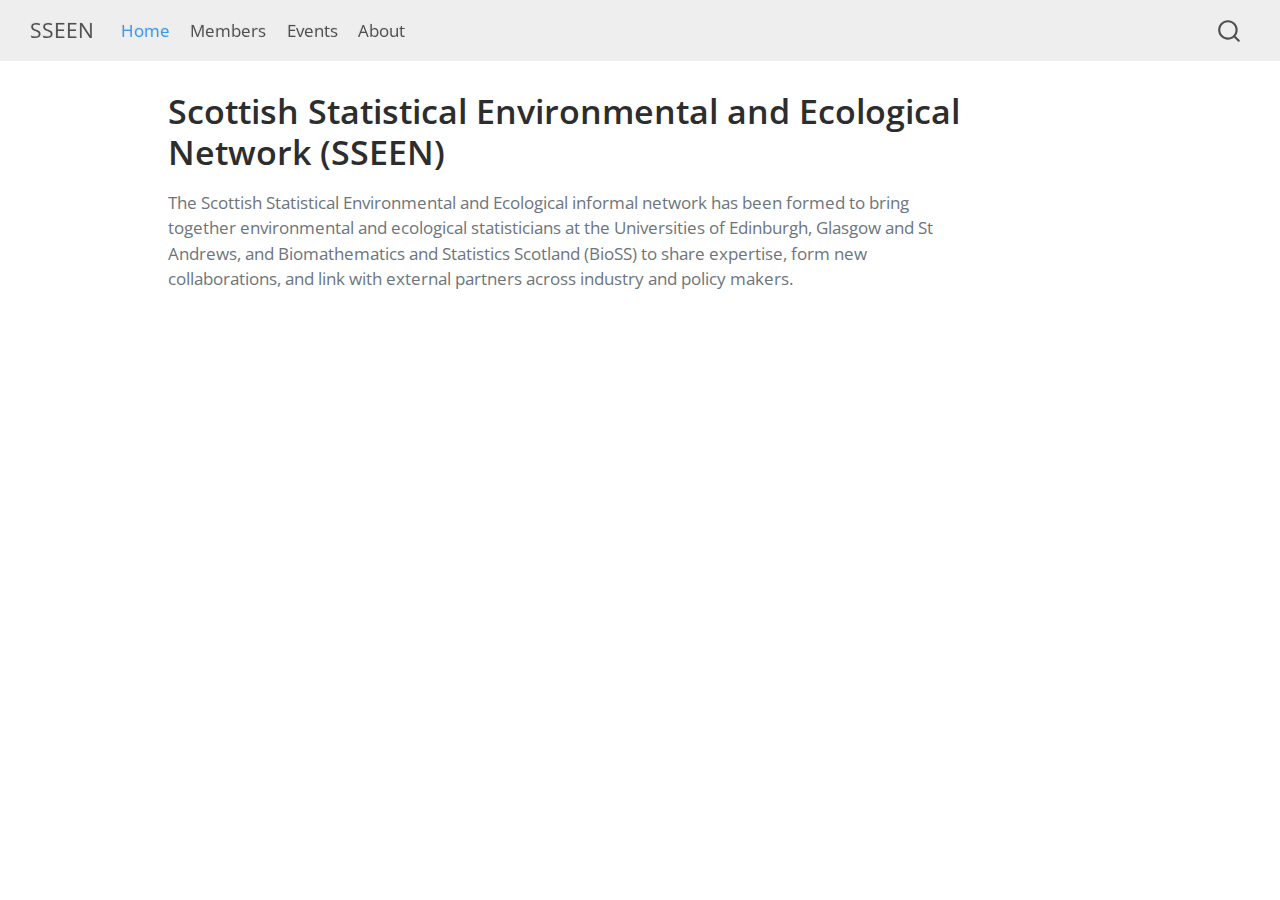
<file: index.html>
<!DOCTYPE html>
<html xmlns="http://www.w3.org/1999/xhtml" lang="en" xml:lang="en"><head>

<meta charset="utf-8">
<meta name="generator" content="quarto-1.4.553">

<meta name="viewport" content="width=device-width, initial-scale=1.0, user-scalable=yes">


<title>SSEEN - Scottish Statistical Environmental and Ecological Network (SSEEN)</title>
<style>
code{white-space: pre-wrap;}
span.smallcaps{font-variant: small-caps;}
div.columns{display: flex; gap: min(4vw, 1.5em);}
div.column{flex: auto; overflow-x: auto;}
div.hanging-indent{margin-left: 1.5em; text-indent: -1.5em;}
ul.task-list{list-style: none;}
ul.task-list li input[type="checkbox"] {
  width: 0.8em;
  margin: 0 0.8em 0.2em -1em; /* quarto-specific, see https://github.com/quarto-dev/quarto-cli/issues/4556 */ 
  vertical-align: middle;
}
</style>


<script src="site_libs/quarto-nav/quarto-nav.js"></script>
<script src="site_libs/quarto-nav/headroom.min.js"></script>
<script src="site_libs/clipboard/clipboard.min.js"></script>
<script src="site_libs/quarto-search/autocomplete.umd.js"></script>
<script src="site_libs/quarto-search/fuse.min.js"></script>
<script src="site_libs/quarto-search/quarto-search.js"></script>
<meta name="quarto:offset" content="./">
<script src="site_libs/quarto-html/quarto.js"></script>
<script src="site_libs/quarto-html/popper.min.js"></script>
<script src="site_libs/quarto-html/tippy.umd.min.js"></script>
<script src="site_libs/quarto-html/anchor.min.js"></script>
<link href="site_libs/quarto-html/tippy.css" rel="stylesheet">
<link href="site_libs/quarto-html/quarto-syntax-highlighting.css" rel="stylesheet" id="quarto-text-highlighting-styles">
<script src="site_libs/bootstrap/bootstrap.min.js"></script>
<link href="site_libs/bootstrap/bootstrap-icons.css" rel="stylesheet">
<link href="site_libs/bootstrap/bootstrap.min.css" rel="stylesheet" id="quarto-bootstrap" data-mode="light">
<script id="quarto-search-options" type="application/json">{
  "location": "navbar",
  "copy-button": false,
  "collapse-after": 3,
  "panel-placement": "end",
  "type": "overlay",
  "limit": 50,
  "keyboard-shortcut": [
    "f",
    "/",
    "s"
  ],
  "show-item-context": false,
  "language": {
    "search-no-results-text": "No results",
    "search-matching-documents-text": "matching documents",
    "search-copy-link-title": "Copy link to search",
    "search-hide-matches-text": "Hide additional matches",
    "search-more-match-text": "more match in this document",
    "search-more-matches-text": "more matches in this document",
    "search-clear-button-title": "Clear",
    "search-text-placeholder": "",
    "search-detached-cancel-button-title": "Cancel",
    "search-submit-button-title": "Submit",
    "search-label": "Search"
  }
}</script>


<link rel="stylesheet" href="styles.css">
</head>

<body class="nav-fixed">

<div id="quarto-search-results"></div>
  <header id="quarto-header" class="headroom fixed-top">
    <nav class="navbar navbar-expand-lg " data-bs-theme="dark">
      <div class="navbar-container container-fluid">
      <div class="navbar-brand-container mx-auto">
    <a class="navbar-brand" href="./index.html">
    <span class="navbar-title">SSEEN</span>
    </a>
  </div>
            <div id="quarto-search" class="" title="Search"></div>
          <button class="navbar-toggler" type="button" data-bs-toggle="collapse" data-bs-target="#navbarCollapse" aria-controls="navbarCollapse" aria-expanded="false" aria-label="Toggle navigation" onclick="if (window.quartoToggleHeadroom) { window.quartoToggleHeadroom(); }">
  <span class="navbar-toggler-icon"></span>
</button>
          <div class="collapse navbar-collapse" id="navbarCollapse">
            <ul class="navbar-nav navbar-nav-scroll me-auto">
  <li class="nav-item">
    <a class="nav-link active" href="./index.html" aria-current="page"> 
<span class="menu-text">Home</span></a>
  </li>  
  <li class="nav-item">
    <a class="nav-link" href="./members.html"> 
<span class="menu-text">Members</span></a>
  </li>  
  <li class="nav-item">
    <a class="nav-link" href="./events.html"> 
<span class="menu-text">Events</span></a>
  </li>  
  <li class="nav-item">
    <a class="nav-link" href="./about.html"> 
<span class="menu-text">About</span></a>
  </li>  
</ul>
          </div> <!-- /navcollapse -->
          <div class="quarto-navbar-tools">
</div>
      </div> <!-- /container-fluid -->
    </nav>
</header>
<!-- content -->
<div id="quarto-content" class="quarto-container page-columns page-rows-contents page-layout-article page-navbar">
<!-- sidebar -->
<!-- margin-sidebar -->
    <div id="quarto-margin-sidebar" class="sidebar margin-sidebar">
        
    </div>
<!-- main -->
<main class="content" id="quarto-document-content">

<header id="title-block-header" class="quarto-title-block default">
<div class="quarto-title">
<h1 class="title">Scottish Statistical Environmental and Ecological Network (SSEEN)</h1>
</div>



<div class="quarto-title-meta">

    
  
    
  </div>
  


</header>


<p>The Scottish Statistical Environmental and Ecological informal network has been formed to bring together environmental and ecological statisticians at the Universities of Edinburgh, Glasgow and St Andrews, and Biomathematics and Statistics Scotland (BioSS) to share expertise, form new collaborations, and link with external partners across industry and policy makers.</p>



</main> <!-- /main -->
<script id="quarto-html-after-body" type="application/javascript">
window.document.addEventListener("DOMContentLoaded", function (event) {
  const toggleBodyColorMode = (bsSheetEl) => {
    const mode = bsSheetEl.getAttribute("data-mode");
    const bodyEl = window.document.querySelector("body");
    if (mode === "dark") {
      bodyEl.classList.add("quarto-dark");
      bodyEl.classList.remove("quarto-light");
    } else {
      bodyEl.classList.add("quarto-light");
      bodyEl.classList.remove("quarto-dark");
    }
  }
  const toggleBodyColorPrimary = () => {
    const bsSheetEl = window.document.querySelector("link#quarto-bootstrap");
    if (bsSheetEl) {
      toggleBodyColorMode(bsSheetEl);
    }
  }
  toggleBodyColorPrimary();  
  const icon = "";
  const anchorJS = new window.AnchorJS();
  anchorJS.options = {
    placement: 'right',
    icon: icon
  };
  anchorJS.add('.anchored');
  const isCodeAnnotation = (el) => {
    for (const clz of el.classList) {
      if (clz.startsWith('code-annotation-')) {                     
        return true;
      }
    }
    return false;
  }
  const clipboard = new window.ClipboardJS('.code-copy-button', {
    text: function(trigger) {
      const codeEl = trigger.previousElementSibling.cloneNode(true);
      for (const childEl of codeEl.children) {
        if (isCodeAnnotation(childEl)) {
          childEl.remove();
        }
      }
      return codeEl.innerText;
    }
  });
  clipboard.on('success', function(e) {
    // button target
    const button = e.trigger;
    // don't keep focus
    button.blur();
    // flash "checked"
    button.classList.add('code-copy-button-checked');
    var currentTitle = button.getAttribute("title");
    button.setAttribute("title", "Copied!");
    let tooltip;
    if (window.bootstrap) {
      button.setAttribute("data-bs-toggle", "tooltip");
      button.setAttribute("data-bs-placement", "left");
      button.setAttribute("data-bs-title", "Copied!");
      tooltip = new bootstrap.Tooltip(button, 
        { trigger: "manual", 
          customClass: "code-copy-button-tooltip",
          offset: [0, -8]});
      tooltip.show();    
    }
    setTimeout(function() {
      if (tooltip) {
        tooltip.hide();
        button.removeAttribute("data-bs-title");
        button.removeAttribute("data-bs-toggle");
        button.removeAttribute("data-bs-placement");
      }
      button.setAttribute("title", currentTitle);
      button.classList.remove('code-copy-button-checked');
    }, 1000);
    // clear code selection
    e.clearSelection();
  });
    var localhostRegex = new RegExp(/^(?:http|https):\/\/localhost\:?[0-9]*\//);
    var mailtoRegex = new RegExp(/^mailto:/);
      var filterRegex = new RegExp("https:\/\/finnlindgren\.github\.io\/sseen-web\/");
    var isInternal = (href) => {
        return filterRegex.test(href) || localhostRegex.test(href) || mailtoRegex.test(href);
    }
    // Inspect non-navigation links and adorn them if external
 	var links = window.document.querySelectorAll('a[href]:not(.nav-link):not(.navbar-brand):not(.toc-action):not(.sidebar-link):not(.sidebar-item-toggle):not(.pagination-link):not(.no-external):not([aria-hidden]):not(.dropdown-item):not(.quarto-navigation-tool)');
    for (var i=0; i<links.length; i++) {
      const link = links[i];
      if (!isInternal(link.href)) {
        // undo the damage that might have been done by quarto-nav.js in the case of
        // links that we want to consider external
        if (link.dataset.originalHref !== undefined) {
          link.href = link.dataset.originalHref;
        }
      }
    }
  function tippyHover(el, contentFn, onTriggerFn, onUntriggerFn) {
    const config = {
      allowHTML: true,
      maxWidth: 500,
      delay: 100,
      arrow: false,
      appendTo: function(el) {
          return el.parentElement;
      },
      interactive: true,
      interactiveBorder: 10,
      theme: 'quarto',
      placement: 'bottom-start',
    };
    if (contentFn) {
      config.content = contentFn;
    }
    if (onTriggerFn) {
      config.onTrigger = onTriggerFn;
    }
    if (onUntriggerFn) {
      config.onUntrigger = onUntriggerFn;
    }
    window.tippy(el, config); 
  }
  const noterefs = window.document.querySelectorAll('a[role="doc-noteref"]');
  for (var i=0; i<noterefs.length; i++) {
    const ref = noterefs[i];
    tippyHover(ref, function() {
      // use id or data attribute instead here
      let href = ref.getAttribute('data-footnote-href') || ref.getAttribute('href');
      try { href = new URL(href).hash; } catch {}
      const id = href.replace(/^#\/?/, "");
      const note = window.document.getElementById(id);
      if (note) {
        return note.innerHTML;
      } else {
        return "";
      }
    });
  }
  const xrefs = window.document.querySelectorAll('a.quarto-xref');
  const processXRef = (id, note) => {
    // Strip column container classes
    const stripColumnClz = (el) => {
      el.classList.remove("page-full", "page-columns");
      if (el.children) {
        for (const child of el.children) {
          stripColumnClz(child);
        }
      }
    }
    stripColumnClz(note)
    if (id === null || id.startsWith('sec-')) {
      // Special case sections, only their first couple elements
      const container = document.createElement("div");
      if (note.children && note.children.length > 2) {
        container.appendChild(note.children[0].cloneNode(true));
        for (let i = 1; i < note.children.length; i++) {
          const child = note.children[i];
          if (child.tagName === "P" && child.innerText === "") {
            continue;
          } else {
            container.appendChild(child.cloneNode(true));
            break;
          }
        }
        if (window.Quarto?.typesetMath) {
          window.Quarto.typesetMath(container);
        }
        return container.innerHTML
      } else {
        if (window.Quarto?.typesetMath) {
          window.Quarto.typesetMath(note);
        }
        return note.innerHTML;
      }
    } else {
      // Remove any anchor links if they are present
      const anchorLink = note.querySelector('a.anchorjs-link');
      if (anchorLink) {
        anchorLink.remove();
      }
      if (window.Quarto?.typesetMath) {
        window.Quarto.typesetMath(note);
      }
      // TODO in 1.5, we should make sure this works without a callout special case
      if (note.classList.contains("callout")) {
        return note.outerHTML;
      } else {
        return note.innerHTML;
      }
    }
  }
  for (var i=0; i<xrefs.length; i++) {
    const xref = xrefs[i];
    tippyHover(xref, undefined, function(instance) {
      instance.disable();
      let url = xref.getAttribute('href');
      let hash = undefined; 
      if (url.startsWith('#')) {
        hash = url;
      } else {
        try { hash = new URL(url).hash; } catch {}
      }
      if (hash) {
        const id = hash.replace(/^#\/?/, "");
        const note = window.document.getElementById(id);
        if (note !== null) {
          try {
            const html = processXRef(id, note.cloneNode(true));
            instance.setContent(html);
          } finally {
            instance.enable();
            instance.show();
          }
        } else {
          // See if we can fetch this
          fetch(url.split('#')[0])
          .then(res => res.text())
          .then(html => {
            const parser = new DOMParser();
            const htmlDoc = parser.parseFromString(html, "text/html");
            const note = htmlDoc.getElementById(id);
            if (note !== null) {
              const html = processXRef(id, note);
              instance.setContent(html);
            } 
          }).finally(() => {
            instance.enable();
            instance.show();
          });
        }
      } else {
        // See if we can fetch a full url (with no hash to target)
        // This is a special case and we should probably do some content thinning / targeting
        fetch(url)
        .then(res => res.text())
        .then(html => {
          const parser = new DOMParser();
          const htmlDoc = parser.parseFromString(html, "text/html");
          const note = htmlDoc.querySelector('main.content');
          if (note !== null) {
            // This should only happen for chapter cross references
            // (since there is no id in the URL)
            // remove the first header
            if (note.children.length > 0 && note.children[0].tagName === "HEADER") {
              note.children[0].remove();
            }
            const html = processXRef(null, note);
            instance.setContent(html);
          } 
        }).finally(() => {
          instance.enable();
          instance.show();
        });
      }
    }, function(instance) {
    });
  }
      let selectedAnnoteEl;
      const selectorForAnnotation = ( cell, annotation) => {
        let cellAttr = 'data-code-cell="' + cell + '"';
        let lineAttr = 'data-code-annotation="' +  annotation + '"';
        const selector = 'span[' + cellAttr + '][' + lineAttr + ']';
        return selector;
      }
      const selectCodeLines = (annoteEl) => {
        const doc = window.document;
        const targetCell = annoteEl.getAttribute("data-target-cell");
        const targetAnnotation = annoteEl.getAttribute("data-target-annotation");
        const annoteSpan = window.document.querySelector(selectorForAnnotation(targetCell, targetAnnotation));
        const lines = annoteSpan.getAttribute("data-code-lines").split(",");
        const lineIds = lines.map((line) => {
          return targetCell + "-" + line;
        })
        let top = null;
        let height = null;
        let parent = null;
        if (lineIds.length > 0) {
            //compute the position of the single el (top and bottom and make a div)
            const el = window.document.getElementById(lineIds[0]);
            top = el.offsetTop;
            height = el.offsetHeight;
            parent = el.parentElement.parentElement;
          if (lineIds.length > 1) {
            const lastEl = window.document.getElementById(lineIds[lineIds.length - 1]);
            const bottom = lastEl.offsetTop + lastEl.offsetHeight;
            height = bottom - top;
          }
          if (top !== null && height !== null && parent !== null) {
            // cook up a div (if necessary) and position it 
            let div = window.document.getElementById("code-annotation-line-highlight");
            if (div === null) {
              div = window.document.createElement("div");
              div.setAttribute("id", "code-annotation-line-highlight");
              div.style.position = 'absolute';
              parent.appendChild(div);
            }
            div.style.top = top - 2 + "px";
            div.style.height = height + 4 + "px";
            div.style.left = 0;
            let gutterDiv = window.document.getElementById("code-annotation-line-highlight-gutter");
            if (gutterDiv === null) {
              gutterDiv = window.document.createElement("div");
              gutterDiv.setAttribute("id", "code-annotation-line-highlight-gutter");
              gutterDiv.style.position = 'absolute';
              const codeCell = window.document.getElementById(targetCell);
              const gutter = codeCell.querySelector('.code-annotation-gutter');
              gutter.appendChild(gutterDiv);
            }
            gutterDiv.style.top = top - 2 + "px";
            gutterDiv.style.height = height + 4 + "px";
          }
          selectedAnnoteEl = annoteEl;
        }
      };
      const unselectCodeLines = () => {
        const elementsIds = ["code-annotation-line-highlight", "code-annotation-line-highlight-gutter"];
        elementsIds.forEach((elId) => {
          const div = window.document.getElementById(elId);
          if (div) {
            div.remove();
          }
        });
        selectedAnnoteEl = undefined;
      };
        // Handle positioning of the toggle
    window.addEventListener(
      "resize",
      throttle(() => {
        elRect = undefined;
        if (selectedAnnoteEl) {
          selectCodeLines(selectedAnnoteEl);
        }
      }, 10)
    );
    function throttle(fn, ms) {
    let throttle = false;
    let timer;
      return (...args) => {
        if(!throttle) { // first call gets through
            fn.apply(this, args);
            throttle = true;
        } else { // all the others get throttled
            if(timer) clearTimeout(timer); // cancel #2
            timer = setTimeout(() => {
              fn.apply(this, args);
              timer = throttle = false;
            }, ms);
        }
      };
    }
      // Attach click handler to the DT
      const annoteDls = window.document.querySelectorAll('dt[data-target-cell]');
      for (const annoteDlNode of annoteDls) {
        annoteDlNode.addEventListener('click', (event) => {
          const clickedEl = event.target;
          if (clickedEl !== selectedAnnoteEl) {
            unselectCodeLines();
            const activeEl = window.document.querySelector('dt[data-target-cell].code-annotation-active');
            if (activeEl) {
              activeEl.classList.remove('code-annotation-active');
            }
            selectCodeLines(clickedEl);
            clickedEl.classList.add('code-annotation-active');
          } else {
            // Unselect the line
            unselectCodeLines();
            clickedEl.classList.remove('code-annotation-active');
          }
        });
      }
  const findCites = (el) => {
    const parentEl = el.parentElement;
    if (parentEl) {
      const cites = parentEl.dataset.cites;
      if (cites) {
        return {
          el,
          cites: cites.split(' ')
        };
      } else {
        return findCites(el.parentElement)
      }
    } else {
      return undefined;
    }
  };
  var bibliorefs = window.document.querySelectorAll('a[role="doc-biblioref"]');
  for (var i=0; i<bibliorefs.length; i++) {
    const ref = bibliorefs[i];
    const citeInfo = findCites(ref);
    if (citeInfo) {
      tippyHover(citeInfo.el, function() {
        var popup = window.document.createElement('div');
        citeInfo.cites.forEach(function(cite) {
          var citeDiv = window.document.createElement('div');
          citeDiv.classList.add('hanging-indent');
          citeDiv.classList.add('csl-entry');
          var biblioDiv = window.document.getElementById('ref-' + cite);
          if (biblioDiv) {
            citeDiv.innerHTML = biblioDiv.innerHTML;
          }
          popup.appendChild(citeDiv);
        });
        return popup.innerHTML;
      });
    }
  }
});
</script>
</div> <!-- /content -->




</body></html>
</file>
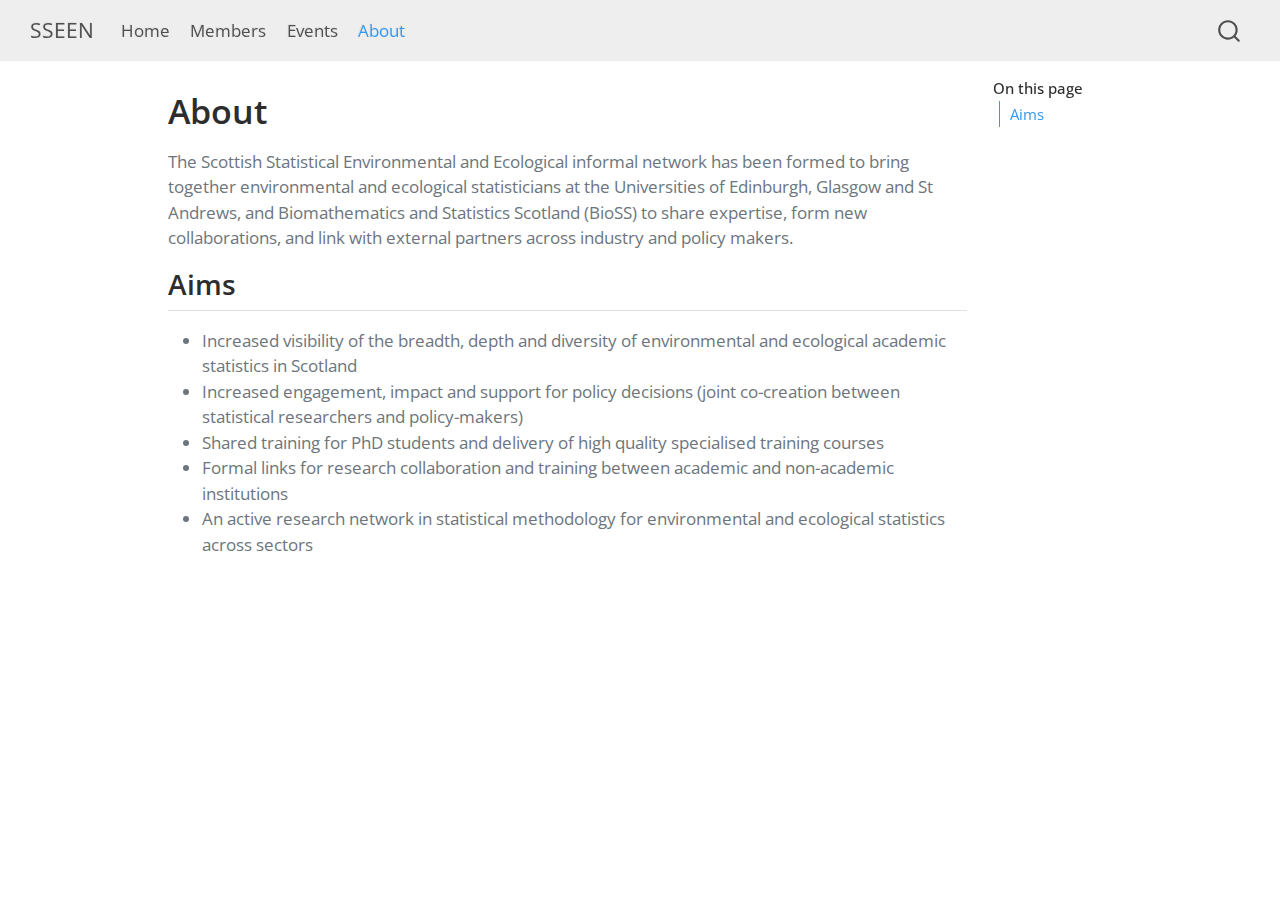
<file: about.html>
<!DOCTYPE html>
<html xmlns="http://www.w3.org/1999/xhtml" lang="en" xml:lang="en"><head>

<meta charset="utf-8">
<meta name="generator" content="quarto-1.4.553">

<meta name="viewport" content="width=device-width, initial-scale=1.0, user-scalable=yes">


<title>SSEEN - About</title>
<style>
code{white-space: pre-wrap;}
span.smallcaps{font-variant: small-caps;}
div.columns{display: flex; gap: min(4vw, 1.5em);}
div.column{flex: auto; overflow-x: auto;}
div.hanging-indent{margin-left: 1.5em; text-indent: -1.5em;}
ul.task-list{list-style: none;}
ul.task-list li input[type="checkbox"] {
  width: 0.8em;
  margin: 0 0.8em 0.2em -1em; /* quarto-specific, see https://github.com/quarto-dev/quarto-cli/issues/4556 */ 
  vertical-align: middle;
}
</style>


<script src="site_libs/quarto-nav/quarto-nav.js"></script>
<script src="site_libs/quarto-nav/headroom.min.js"></script>
<script src="site_libs/clipboard/clipboard.min.js"></script>
<script src="site_libs/quarto-search/autocomplete.umd.js"></script>
<script src="site_libs/quarto-search/fuse.min.js"></script>
<script src="site_libs/quarto-search/quarto-search.js"></script>
<meta name="quarto:offset" content="./">
<script src="site_libs/quarto-html/quarto.js"></script>
<script src="site_libs/quarto-html/popper.min.js"></script>
<script src="site_libs/quarto-html/tippy.umd.min.js"></script>
<script src="site_libs/quarto-html/anchor.min.js"></script>
<link href="site_libs/quarto-html/tippy.css" rel="stylesheet">
<link href="site_libs/quarto-html/quarto-syntax-highlighting.css" rel="stylesheet" id="quarto-text-highlighting-styles">
<script src="site_libs/bootstrap/bootstrap.min.js"></script>
<link href="site_libs/bootstrap/bootstrap-icons.css" rel="stylesheet">
<link href="site_libs/bootstrap/bootstrap.min.css" rel="stylesheet" id="quarto-bootstrap" data-mode="light">
<script id="quarto-search-options" type="application/json">{
  "location": "navbar",
  "copy-button": false,
  "collapse-after": 3,
  "panel-placement": "end",
  "type": "overlay",
  "limit": 50,
  "keyboard-shortcut": [
    "f",
    "/",
    "s"
  ],
  "show-item-context": false,
  "language": {
    "search-no-results-text": "No results",
    "search-matching-documents-text": "matching documents",
    "search-copy-link-title": "Copy link to search",
    "search-hide-matches-text": "Hide additional matches",
    "search-more-match-text": "more match in this document",
    "search-more-matches-text": "more matches in this document",
    "search-clear-button-title": "Clear",
    "search-text-placeholder": "",
    "search-detached-cancel-button-title": "Cancel",
    "search-submit-button-title": "Submit",
    "search-label": "Search"
  }
}</script>


<link rel="stylesheet" href="styles.css">
</head>

<body class="nav-fixed">

<div id="quarto-search-results"></div>
  <header id="quarto-header" class="headroom fixed-top">
    <nav class="navbar navbar-expand-lg " data-bs-theme="dark">
      <div class="navbar-container container-fluid">
      <div class="navbar-brand-container mx-auto">
    <a class="navbar-brand" href="./index.html">
    <span class="navbar-title">SSEEN</span>
    </a>
  </div>
            <div id="quarto-search" class="" title="Search"></div>
          <button class="navbar-toggler" type="button" data-bs-toggle="collapse" data-bs-target="#navbarCollapse" aria-controls="navbarCollapse" aria-expanded="false" aria-label="Toggle navigation" onclick="if (window.quartoToggleHeadroom) { window.quartoToggleHeadroom(); }">
  <span class="navbar-toggler-icon"></span>
</button>
          <div class="collapse navbar-collapse" id="navbarCollapse">
            <ul class="navbar-nav navbar-nav-scroll me-auto">
  <li class="nav-item">
    <a class="nav-link" href="./index.html"> 
<span class="menu-text">Home</span></a>
  </li>  
  <li class="nav-item">
    <a class="nav-link" href="./members.html"> 
<span class="menu-text">Members</span></a>
  </li>  
  <li class="nav-item">
    <a class="nav-link" href="./events.html"> 
<span class="menu-text">Events</span></a>
  </li>  
  <li class="nav-item">
    <a class="nav-link active" href="./about.html" aria-current="page"> 
<span class="menu-text">About</span></a>
  </li>  
</ul>
          </div> <!-- /navcollapse -->
          <div class="quarto-navbar-tools">
</div>
      </div> <!-- /container-fluid -->
    </nav>
</header>
<!-- content -->
<div id="quarto-content" class="quarto-container page-columns page-rows-contents page-layout-article page-navbar">
<!-- sidebar -->
<!-- margin-sidebar -->
    <div id="quarto-margin-sidebar" class="sidebar margin-sidebar">
        <nav id="TOC" role="doc-toc" class="toc-active">
    <h2 id="toc-title">On this page</h2>
   
  <ul>
  <li><a href="#aims" id="toc-aims" class="nav-link active" data-scroll-target="#aims">Aims</a></li>
  </ul>
</nav>
    </div>
<!-- main -->
<main class="content" id="quarto-document-content">

<header id="title-block-header" class="quarto-title-block default">
<div class="quarto-title">
<h1 class="title">About</h1>
</div>



<div class="quarto-title-meta">

    
  
    
  </div>
  


</header>


<p>The Scottish Statistical Environmental and Ecological informal network has been formed to bring together environmental and ecological statisticians at the Universities of Edinburgh, Glasgow and St Andrews, and Biomathematics and Statistics Scotland (BioSS) to share expertise, form new collaborations, and link with external partners across industry and policy makers.</p>
<section id="aims" class="level2">
<h2 class="anchored" data-anchor-id="aims">Aims</h2>
<ul>
<li>Increased visibility of the breadth, depth and diversity of environmental and ecological academic statistics in Scotland</li>
<li>Increased engagement, impact and support for policy decisions (joint co-creation between statistical researchers and policy-makers)</li>
<li>Shared training for PhD students and delivery of high quality specialised training courses</li>
<li>Formal links for research collaboration and training between academic and non-academic institutions</li>
<li>An active research network in statistical methodology for environmental and ecological statistics across sectors</li>
</ul>


</section>

</main> <!-- /main -->
<script id="quarto-html-after-body" type="application/javascript">
window.document.addEventListener("DOMContentLoaded", function (event) {
  const toggleBodyColorMode = (bsSheetEl) => {
    const mode = bsSheetEl.getAttribute("data-mode");
    const bodyEl = window.document.querySelector("body");
    if (mode === "dark") {
      bodyEl.classList.add("quarto-dark");
      bodyEl.classList.remove("quarto-light");
    } else {
      bodyEl.classList.add("quarto-light");
      bodyEl.classList.remove("quarto-dark");
    }
  }
  const toggleBodyColorPrimary = () => {
    const bsSheetEl = window.document.querySelector("link#quarto-bootstrap");
    if (bsSheetEl) {
      toggleBodyColorMode(bsSheetEl);
    }
  }
  toggleBodyColorPrimary();  
  const icon = "";
  const anchorJS = new window.AnchorJS();
  anchorJS.options = {
    placement: 'right',
    icon: icon
  };
  anchorJS.add('.anchored');
  const isCodeAnnotation = (el) => {
    for (const clz of el.classList) {
      if (clz.startsWith('code-annotation-')) {                     
        return true;
      }
    }
    return false;
  }
  const clipboard = new window.ClipboardJS('.code-copy-button', {
    text: function(trigger) {
      const codeEl = trigger.previousElementSibling.cloneNode(true);
      for (const childEl of codeEl.children) {
        if (isCodeAnnotation(childEl)) {
          childEl.remove();
        }
      }
      return codeEl.innerText;
    }
  });
  clipboard.on('success', function(e) {
    // button target
    const button = e.trigger;
    // don't keep focus
    button.blur();
    // flash "checked"
    button.classList.add('code-copy-button-checked');
    var currentTitle = button.getAttribute("title");
    button.setAttribute("title", "Copied!");
    let tooltip;
    if (window.bootstrap) {
      button.setAttribute("data-bs-toggle", "tooltip");
      button.setAttribute("data-bs-placement", "left");
      button.setAttribute("data-bs-title", "Copied!");
      tooltip = new bootstrap.Tooltip(button, 
        { trigger: "manual", 
          customClass: "code-copy-button-tooltip",
          offset: [0, -8]});
      tooltip.show();    
    }
    setTimeout(function() {
      if (tooltip) {
        tooltip.hide();
        button.removeAttribute("data-bs-title");
        button.removeAttribute("data-bs-toggle");
        button.removeAttribute("data-bs-placement");
      }
      button.setAttribute("title", currentTitle);
      button.classList.remove('code-copy-button-checked');
    }, 1000);
    // clear code selection
    e.clearSelection();
  });
    var localhostRegex = new RegExp(/^(?:http|https):\/\/localhost\:?[0-9]*\//);
    var mailtoRegex = new RegExp(/^mailto:/);
      var filterRegex = new RegExp("https:\/\/finnlindgren\.github\.io\/sseen-web\/");
    var isInternal = (href) => {
        return filterRegex.test(href) || localhostRegex.test(href) || mailtoRegex.test(href);
    }
    // Inspect non-navigation links and adorn them if external
 	var links = window.document.querySelectorAll('a[href]:not(.nav-link):not(.navbar-brand):not(.toc-action):not(.sidebar-link):not(.sidebar-item-toggle):not(.pagination-link):not(.no-external):not([aria-hidden]):not(.dropdown-item):not(.quarto-navigation-tool)');
    for (var i=0; i<links.length; i++) {
      const link = links[i];
      if (!isInternal(link.href)) {
        // undo the damage that might have been done by quarto-nav.js in the case of
        // links that we want to consider external
        if (link.dataset.originalHref !== undefined) {
          link.href = link.dataset.originalHref;
        }
      }
    }
  function tippyHover(el, contentFn, onTriggerFn, onUntriggerFn) {
    const config = {
      allowHTML: true,
      maxWidth: 500,
      delay: 100,
      arrow: false,
      appendTo: function(el) {
          return el.parentElement;
      },
      interactive: true,
      interactiveBorder: 10,
      theme: 'quarto',
      placement: 'bottom-start',
    };
    if (contentFn) {
      config.content = contentFn;
    }
    if (onTriggerFn) {
      config.onTrigger = onTriggerFn;
    }
    if (onUntriggerFn) {
      config.onUntrigger = onUntriggerFn;
    }
    window.tippy(el, config); 
  }
  const noterefs = window.document.querySelectorAll('a[role="doc-noteref"]');
  for (var i=0; i<noterefs.length; i++) {
    const ref = noterefs[i];
    tippyHover(ref, function() {
      // use id or data attribute instead here
      let href = ref.getAttribute('data-footnote-href') || ref.getAttribute('href');
      try { href = new URL(href).hash; } catch {}
      const id = href.replace(/^#\/?/, "");
      const note = window.document.getElementById(id);
      if (note) {
        return note.innerHTML;
      } else {
        return "";
      }
    });
  }
  const xrefs = window.document.querySelectorAll('a.quarto-xref');
  const processXRef = (id, note) => {
    // Strip column container classes
    const stripColumnClz = (el) => {
      el.classList.remove("page-full", "page-columns");
      if (el.children) {
        for (const child of el.children) {
          stripColumnClz(child);
        }
      }
    }
    stripColumnClz(note)
    if (id === null || id.startsWith('sec-')) {
      // Special case sections, only their first couple elements
      const container = document.createElement("div");
      if (note.children && note.children.length > 2) {
        container.appendChild(note.children[0].cloneNode(true));
        for (let i = 1; i < note.children.length; i++) {
          const child = note.children[i];
          if (child.tagName === "P" && child.innerText === "") {
            continue;
          } else {
            container.appendChild(child.cloneNode(true));
            break;
          }
        }
        if (window.Quarto?.typesetMath) {
          window.Quarto.typesetMath(container);
        }
        return container.innerHTML
      } else {
        if (window.Quarto?.typesetMath) {
          window.Quarto.typesetMath(note);
        }
        return note.innerHTML;
      }
    } else {
      // Remove any anchor links if they are present
      const anchorLink = note.querySelector('a.anchorjs-link');
      if (anchorLink) {
        anchorLink.remove();
      }
      if (window.Quarto?.typesetMath) {
        window.Quarto.typesetMath(note);
      }
      // TODO in 1.5, we should make sure this works without a callout special case
      if (note.classList.contains("callout")) {
        return note.outerHTML;
      } else {
        return note.innerHTML;
      }
    }
  }
  for (var i=0; i<xrefs.length; i++) {
    const xref = xrefs[i];
    tippyHover(xref, undefined, function(instance) {
      instance.disable();
      let url = xref.getAttribute('href');
      let hash = undefined; 
      if (url.startsWith('#')) {
        hash = url;
      } else {
        try { hash = new URL(url).hash; } catch {}
      }
      if (hash) {
        const id = hash.replace(/^#\/?/, "");
        const note = window.document.getElementById(id);
        if (note !== null) {
          try {
            const html = processXRef(id, note.cloneNode(true));
            instance.setContent(html);
          } finally {
            instance.enable();
            instance.show();
          }
        } else {
          // See if we can fetch this
          fetch(url.split('#')[0])
          .then(res => res.text())
          .then(html => {
            const parser = new DOMParser();
            const htmlDoc = parser.parseFromString(html, "text/html");
            const note = htmlDoc.getElementById(id);
            if (note !== null) {
              const html = processXRef(id, note);
              instance.setContent(html);
            } 
          }).finally(() => {
            instance.enable();
            instance.show();
          });
        }
      } else {
        // See if we can fetch a full url (with no hash to target)
        // This is a special case and we should probably do some content thinning / targeting
        fetch(url)
        .then(res => res.text())
        .then(html => {
          const parser = new DOMParser();
          const htmlDoc = parser.parseFromString(html, "text/html");
          const note = htmlDoc.querySelector('main.content');
          if (note !== null) {
            // This should only happen for chapter cross references
            // (since there is no id in the URL)
            // remove the first header
            if (note.children.length > 0 && note.children[0].tagName === "HEADER") {
              note.children[0].remove();
            }
            const html = processXRef(null, note);
            instance.setContent(html);
          } 
        }).finally(() => {
          instance.enable();
          instance.show();
        });
      }
    }, function(instance) {
    });
  }
      let selectedAnnoteEl;
      const selectorForAnnotation = ( cell, annotation) => {
        let cellAttr = 'data-code-cell="' + cell + '"';
        let lineAttr = 'data-code-annotation="' +  annotation + '"';
        const selector = 'span[' + cellAttr + '][' + lineAttr + ']';
        return selector;
      }
      const selectCodeLines = (annoteEl) => {
        const doc = window.document;
        const targetCell = annoteEl.getAttribute("data-target-cell");
        const targetAnnotation = annoteEl.getAttribute("data-target-annotation");
        const annoteSpan = window.document.querySelector(selectorForAnnotation(targetCell, targetAnnotation));
        const lines = annoteSpan.getAttribute("data-code-lines").split(",");
        const lineIds = lines.map((line) => {
          return targetCell + "-" + line;
        })
        let top = null;
        let height = null;
        let parent = null;
        if (lineIds.length > 0) {
            //compute the position of the single el (top and bottom and make a div)
            const el = window.document.getElementById(lineIds[0]);
            top = el.offsetTop;
            height = el.offsetHeight;
            parent = el.parentElement.parentElement;
          if (lineIds.length > 1) {
            const lastEl = window.document.getElementById(lineIds[lineIds.length - 1]);
            const bottom = lastEl.offsetTop + lastEl.offsetHeight;
            height = bottom - top;
          }
          if (top !== null && height !== null && parent !== null) {
            // cook up a div (if necessary) and position it 
            let div = window.document.getElementById("code-annotation-line-highlight");
            if (div === null) {
              div = window.document.createElement("div");
              div.setAttribute("id", "code-annotation-line-highlight");
              div.style.position = 'absolute';
              parent.appendChild(div);
            }
            div.style.top = top - 2 + "px";
            div.style.height = height + 4 + "px";
            div.style.left = 0;
            let gutterDiv = window.document.getElementById("code-annotation-line-highlight-gutter");
            if (gutterDiv === null) {
              gutterDiv = window.document.createElement("div");
              gutterDiv.setAttribute("id", "code-annotation-line-highlight-gutter");
              gutterDiv.style.position = 'absolute';
              const codeCell = window.document.getElementById(targetCell);
              const gutter = codeCell.querySelector('.code-annotation-gutter');
              gutter.appendChild(gutterDiv);
            }
            gutterDiv.style.top = top - 2 + "px";
            gutterDiv.style.height = height + 4 + "px";
          }
          selectedAnnoteEl = annoteEl;
        }
      };
      const unselectCodeLines = () => {
        const elementsIds = ["code-annotation-line-highlight", "code-annotation-line-highlight-gutter"];
        elementsIds.forEach((elId) => {
          const div = window.document.getElementById(elId);
          if (div) {
            div.remove();
          }
        });
        selectedAnnoteEl = undefined;
      };
        // Handle positioning of the toggle
    window.addEventListener(
      "resize",
      throttle(() => {
        elRect = undefined;
        if (selectedAnnoteEl) {
          selectCodeLines(selectedAnnoteEl);
        }
      }, 10)
    );
    function throttle(fn, ms) {
    let throttle = false;
    let timer;
      return (...args) => {
        if(!throttle) { // first call gets through
            fn.apply(this, args);
            throttle = true;
        } else { // all the others get throttled
            if(timer) clearTimeout(timer); // cancel #2
            timer = setTimeout(() => {
              fn.apply(this, args);
              timer = throttle = false;
            }, ms);
        }
      };
    }
      // Attach click handler to the DT
      const annoteDls = window.document.querySelectorAll('dt[data-target-cell]');
      for (const annoteDlNode of annoteDls) {
        annoteDlNode.addEventListener('click', (event) => {
          const clickedEl = event.target;
          if (clickedEl !== selectedAnnoteEl) {
            unselectCodeLines();
            const activeEl = window.document.querySelector('dt[data-target-cell].code-annotation-active');
            if (activeEl) {
              activeEl.classList.remove('code-annotation-active');
            }
            selectCodeLines(clickedEl);
            clickedEl.classList.add('code-annotation-active');
          } else {
            // Unselect the line
            unselectCodeLines();
            clickedEl.classList.remove('code-annotation-active');
          }
        });
      }
  const findCites = (el) => {
    const parentEl = el.parentElement;
    if (parentEl) {
      const cites = parentEl.dataset.cites;
      if (cites) {
        return {
          el,
          cites: cites.split(' ')
        };
      } else {
        return findCites(el.parentElement)
      }
    } else {
      return undefined;
    }
  };
  var bibliorefs = window.document.querySelectorAll('a[role="doc-biblioref"]');
  for (var i=0; i<bibliorefs.length; i++) {
    const ref = bibliorefs[i];
    const citeInfo = findCites(ref);
    if (citeInfo) {
      tippyHover(citeInfo.el, function() {
        var popup = window.document.createElement('div');
        citeInfo.cites.forEach(function(cite) {
          var citeDiv = window.document.createElement('div');
          citeDiv.classList.add('hanging-indent');
          citeDiv.classList.add('csl-entry');
          var biblioDiv = window.document.getElementById('ref-' + cite);
          if (biblioDiv) {
            citeDiv.innerHTML = biblioDiv.innerHTML;
          }
          popup.appendChild(citeDiv);
        });
        return popup.innerHTML;
      });
    }
  }
});
</script>
</div> <!-- /content -->




</body></html>
</file>
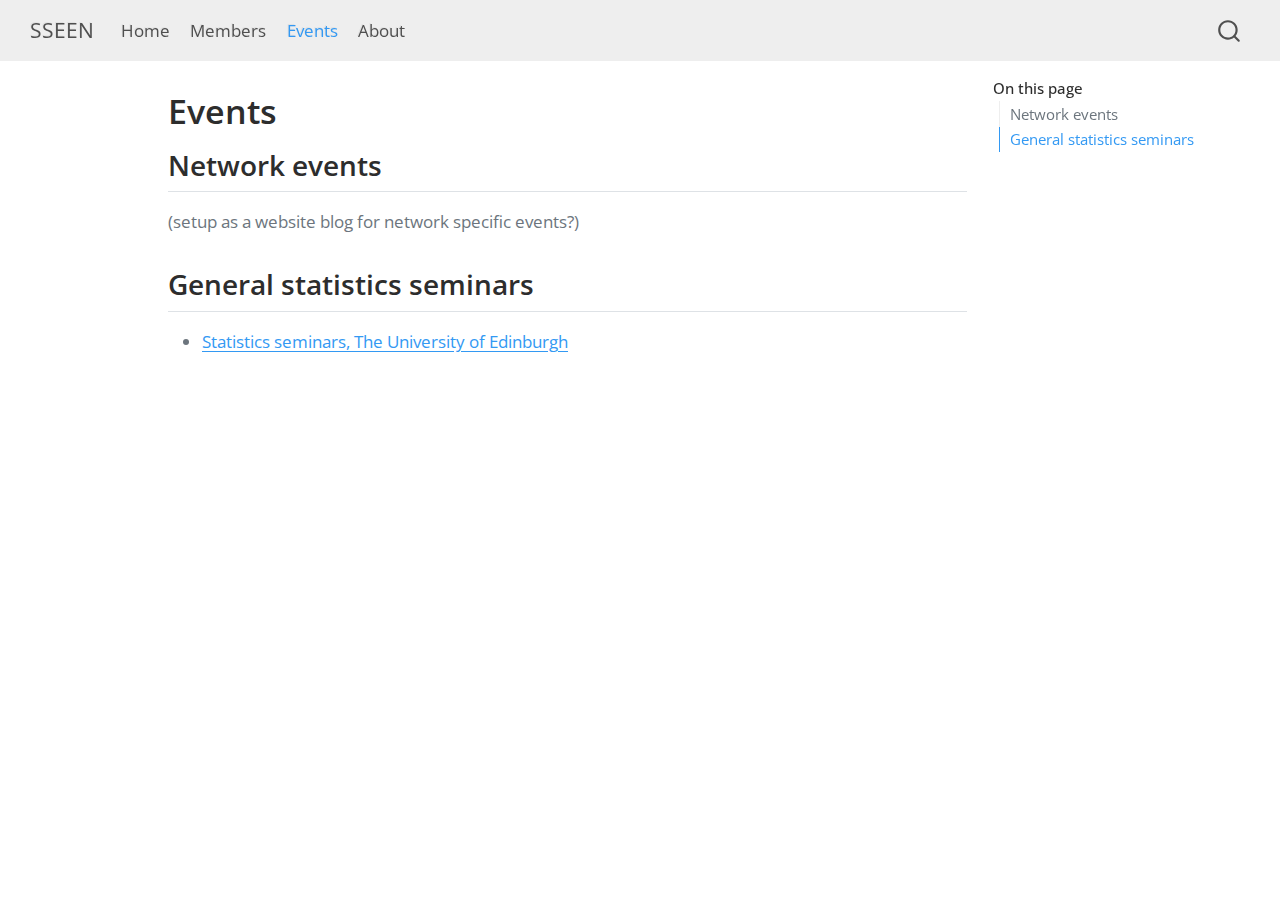
<file: events.html>
<!DOCTYPE html>
<html xmlns="http://www.w3.org/1999/xhtml" lang="en" xml:lang="en"><head>

<meta charset="utf-8">
<meta name="generator" content="quarto-1.4.553">

<meta name="viewport" content="width=device-width, initial-scale=1.0, user-scalable=yes">


<title>SSEEN - Events</title>
<style>
code{white-space: pre-wrap;}
span.smallcaps{font-variant: small-caps;}
div.columns{display: flex; gap: min(4vw, 1.5em);}
div.column{flex: auto; overflow-x: auto;}
div.hanging-indent{margin-left: 1.5em; text-indent: -1.5em;}
ul.task-list{list-style: none;}
ul.task-list li input[type="checkbox"] {
  width: 0.8em;
  margin: 0 0.8em 0.2em -1em; /* quarto-specific, see https://github.com/quarto-dev/quarto-cli/issues/4556 */ 
  vertical-align: middle;
}
</style>


<script src="site_libs/quarto-nav/quarto-nav.js"></script>
<script src="site_libs/quarto-nav/headroom.min.js"></script>
<script src="site_libs/clipboard/clipboard.min.js"></script>
<script src="site_libs/quarto-search/autocomplete.umd.js"></script>
<script src="site_libs/quarto-search/fuse.min.js"></script>
<script src="site_libs/quarto-search/quarto-search.js"></script>
<meta name="quarto:offset" content="./">
<script src="site_libs/quarto-html/quarto.js"></script>
<script src="site_libs/quarto-html/popper.min.js"></script>
<script src="site_libs/quarto-html/tippy.umd.min.js"></script>
<script src="site_libs/quarto-html/anchor.min.js"></script>
<link href="site_libs/quarto-html/tippy.css" rel="stylesheet">
<link href="site_libs/quarto-html/quarto-syntax-highlighting.css" rel="stylesheet" id="quarto-text-highlighting-styles">
<script src="site_libs/bootstrap/bootstrap.min.js"></script>
<link href="site_libs/bootstrap/bootstrap-icons.css" rel="stylesheet">
<link href="site_libs/bootstrap/bootstrap.min.css" rel="stylesheet" id="quarto-bootstrap" data-mode="light">
<script id="quarto-search-options" type="application/json">{
  "location": "navbar",
  "copy-button": false,
  "collapse-after": 3,
  "panel-placement": "end",
  "type": "overlay",
  "limit": 50,
  "keyboard-shortcut": [
    "f",
    "/",
    "s"
  ],
  "show-item-context": false,
  "language": {
    "search-no-results-text": "No results",
    "search-matching-documents-text": "matching documents",
    "search-copy-link-title": "Copy link to search",
    "search-hide-matches-text": "Hide additional matches",
    "search-more-match-text": "more match in this document",
    "search-more-matches-text": "more matches in this document",
    "search-clear-button-title": "Clear",
    "search-text-placeholder": "",
    "search-detached-cancel-button-title": "Cancel",
    "search-submit-button-title": "Submit",
    "search-label": "Search"
  }
}</script>


<link rel="stylesheet" href="styles.css">
</head>

<body class="nav-fixed">

<div id="quarto-search-results"></div>
  <header id="quarto-header" class="headroom fixed-top">
    <nav class="navbar navbar-expand-lg " data-bs-theme="dark">
      <div class="navbar-container container-fluid">
      <div class="navbar-brand-container mx-auto">
    <a class="navbar-brand" href="./index.html">
    <span class="navbar-title">SSEEN</span>
    </a>
  </div>
            <div id="quarto-search" class="" title="Search"></div>
          <button class="navbar-toggler" type="button" data-bs-toggle="collapse" data-bs-target="#navbarCollapse" aria-controls="navbarCollapse" aria-expanded="false" aria-label="Toggle navigation" onclick="if (window.quartoToggleHeadroom) { window.quartoToggleHeadroom(); }">
  <span class="navbar-toggler-icon"></span>
</button>
          <div class="collapse navbar-collapse" id="navbarCollapse">
            <ul class="navbar-nav navbar-nav-scroll me-auto">
  <li class="nav-item">
    <a class="nav-link" href="./index.html"> 
<span class="menu-text">Home</span></a>
  </li>  
  <li class="nav-item">
    <a class="nav-link" href="./members.html"> 
<span class="menu-text">Members</span></a>
  </li>  
  <li class="nav-item">
    <a class="nav-link active" href="./events.html" aria-current="page"> 
<span class="menu-text">Events</span></a>
  </li>  
  <li class="nav-item">
    <a class="nav-link" href="./about.html"> 
<span class="menu-text">About</span></a>
  </li>  
</ul>
          </div> <!-- /navcollapse -->
          <div class="quarto-navbar-tools">
</div>
      </div> <!-- /container-fluid -->
    </nav>
</header>
<!-- content -->
<div id="quarto-content" class="quarto-container page-columns page-rows-contents page-layout-article page-navbar">
<!-- sidebar -->
<!-- margin-sidebar -->
    <div id="quarto-margin-sidebar" class="sidebar margin-sidebar">
        <nav id="TOC" role="doc-toc" class="toc-active">
    <h2 id="toc-title">On this page</h2>
   
  <ul>
  <li><a href="#network-events" id="toc-network-events" class="nav-link active" data-scroll-target="#network-events">Network events</a></li>
  <li><a href="#general-statistics-seminars" id="toc-general-statistics-seminars" class="nav-link" data-scroll-target="#general-statistics-seminars">General statistics seminars</a></li>
  </ul>
</nav>
    </div>
<!-- main -->
<main class="content" id="quarto-document-content">

<header id="title-block-header" class="quarto-title-block default">
<div class="quarto-title">
<h1 class="title">Events</h1>
</div>



<div class="quarto-title-meta">

    
  
    
  </div>
  


</header>


<section id="network-events" class="level2">
<h2 class="anchored" data-anchor-id="network-events">Network events</h2>
<p>(setup as a website blog for network specific events?)</p>
</section>
<section id="general-statistics-seminars" class="level2">
<h2 class="anchored" data-anchor-id="general-statistics-seminars">General statistics seminars</h2>
<ul>
<li><a href="https://www.maths.ed.ac.uk/school-of-mathematics/research/data-decisions/statistics/news-and-events/seminars">Statistics seminars, The University of Edinburgh</a></li>
</ul>


</section>

</main> <!-- /main -->
<script id="quarto-html-after-body" type="application/javascript">
window.document.addEventListener("DOMContentLoaded", function (event) {
  const toggleBodyColorMode = (bsSheetEl) => {
    const mode = bsSheetEl.getAttribute("data-mode");
    const bodyEl = window.document.querySelector("body");
    if (mode === "dark") {
      bodyEl.classList.add("quarto-dark");
      bodyEl.classList.remove("quarto-light");
    } else {
      bodyEl.classList.add("quarto-light");
      bodyEl.classList.remove("quarto-dark");
    }
  }
  const toggleBodyColorPrimary = () => {
    const bsSheetEl = window.document.querySelector("link#quarto-bootstrap");
    if (bsSheetEl) {
      toggleBodyColorMode(bsSheetEl);
    }
  }
  toggleBodyColorPrimary();  
  const icon = "";
  const anchorJS = new window.AnchorJS();
  anchorJS.options = {
    placement: 'right',
    icon: icon
  };
  anchorJS.add('.anchored');
  const isCodeAnnotation = (el) => {
    for (const clz of el.classList) {
      if (clz.startsWith('code-annotation-')) {                     
        return true;
      }
    }
    return false;
  }
  const clipboard = new window.ClipboardJS('.code-copy-button', {
    text: function(trigger) {
      const codeEl = trigger.previousElementSibling.cloneNode(true);
      for (const childEl of codeEl.children) {
        if (isCodeAnnotation(childEl)) {
          childEl.remove();
        }
      }
      return codeEl.innerText;
    }
  });
  clipboard.on('success', function(e) {
    // button target
    const button = e.trigger;
    // don't keep focus
    button.blur();
    // flash "checked"
    button.classList.add('code-copy-button-checked');
    var currentTitle = button.getAttribute("title");
    button.setAttribute("title", "Copied!");
    let tooltip;
    if (window.bootstrap) {
      button.setAttribute("data-bs-toggle", "tooltip");
      button.setAttribute("data-bs-placement", "left");
      button.setAttribute("data-bs-title", "Copied!");
      tooltip = new bootstrap.Tooltip(button, 
        { trigger: "manual", 
          customClass: "code-copy-button-tooltip",
          offset: [0, -8]});
      tooltip.show();    
    }
    setTimeout(function() {
      if (tooltip) {
        tooltip.hide();
        button.removeAttribute("data-bs-title");
        button.removeAttribute("data-bs-toggle");
        button.removeAttribute("data-bs-placement");
      }
      button.setAttribute("title", currentTitle);
      button.classList.remove('code-copy-button-checked');
    }, 1000);
    // clear code selection
    e.clearSelection();
  });
    var localhostRegex = new RegExp(/^(?:http|https):\/\/localhost\:?[0-9]*\//);
    var mailtoRegex = new RegExp(/^mailto:/);
      var filterRegex = new RegExp("https:\/\/finnlindgren\.github\.io\/sseen-web\/");
    var isInternal = (href) => {
        return filterRegex.test(href) || localhostRegex.test(href) || mailtoRegex.test(href);
    }
    // Inspect non-navigation links and adorn them if external
 	var links = window.document.querySelectorAll('a[href]:not(.nav-link):not(.navbar-brand):not(.toc-action):not(.sidebar-link):not(.sidebar-item-toggle):not(.pagination-link):not(.no-external):not([aria-hidden]):not(.dropdown-item):not(.quarto-navigation-tool)');
    for (var i=0; i<links.length; i++) {
      const link = links[i];
      if (!isInternal(link.href)) {
        // undo the damage that might have been done by quarto-nav.js in the case of
        // links that we want to consider external
        if (link.dataset.originalHref !== undefined) {
          link.href = link.dataset.originalHref;
        }
      }
    }
  function tippyHover(el, contentFn, onTriggerFn, onUntriggerFn) {
    const config = {
      allowHTML: true,
      maxWidth: 500,
      delay: 100,
      arrow: false,
      appendTo: function(el) {
          return el.parentElement;
      },
      interactive: true,
      interactiveBorder: 10,
      theme: 'quarto',
      placement: 'bottom-start',
    };
    if (contentFn) {
      config.content = contentFn;
    }
    if (onTriggerFn) {
      config.onTrigger = onTriggerFn;
    }
    if (onUntriggerFn) {
      config.onUntrigger = onUntriggerFn;
    }
    window.tippy(el, config); 
  }
  const noterefs = window.document.querySelectorAll('a[role="doc-noteref"]');
  for (var i=0; i<noterefs.length; i++) {
    const ref = noterefs[i];
    tippyHover(ref, function() {
      // use id or data attribute instead here
      let href = ref.getAttribute('data-footnote-href') || ref.getAttribute('href');
      try { href = new URL(href).hash; } catch {}
      const id = href.replace(/^#\/?/, "");
      const note = window.document.getElementById(id);
      if (note) {
        return note.innerHTML;
      } else {
        return "";
      }
    });
  }
  const xrefs = window.document.querySelectorAll('a.quarto-xref');
  const processXRef = (id, note) => {
    // Strip column container classes
    const stripColumnClz = (el) => {
      el.classList.remove("page-full", "page-columns");
      if (el.children) {
        for (const child of el.children) {
          stripColumnClz(child);
        }
      }
    }
    stripColumnClz(note)
    if (id === null || id.startsWith('sec-')) {
      // Special case sections, only their first couple elements
      const container = document.createElement("div");
      if (note.children && note.children.length > 2) {
        container.appendChild(note.children[0].cloneNode(true));
        for (let i = 1; i < note.children.length; i++) {
          const child = note.children[i];
          if (child.tagName === "P" && child.innerText === "") {
            continue;
          } else {
            container.appendChild(child.cloneNode(true));
            break;
          }
        }
        if (window.Quarto?.typesetMath) {
          window.Quarto.typesetMath(container);
        }
        return container.innerHTML
      } else {
        if (window.Quarto?.typesetMath) {
          window.Quarto.typesetMath(note);
        }
        return note.innerHTML;
      }
    } else {
      // Remove any anchor links if they are present
      const anchorLink = note.querySelector('a.anchorjs-link');
      if (anchorLink) {
        anchorLink.remove();
      }
      if (window.Quarto?.typesetMath) {
        window.Quarto.typesetMath(note);
      }
      // TODO in 1.5, we should make sure this works without a callout special case
      if (note.classList.contains("callout")) {
        return note.outerHTML;
      } else {
        return note.innerHTML;
      }
    }
  }
  for (var i=0; i<xrefs.length; i++) {
    const xref = xrefs[i];
    tippyHover(xref, undefined, function(instance) {
      instance.disable();
      let url = xref.getAttribute('href');
      let hash = undefined; 
      if (url.startsWith('#')) {
        hash = url;
      } else {
        try { hash = new URL(url).hash; } catch {}
      }
      if (hash) {
        const id = hash.replace(/^#\/?/, "");
        const note = window.document.getElementById(id);
        if (note !== null) {
          try {
            const html = processXRef(id, note.cloneNode(true));
            instance.setContent(html);
          } finally {
            instance.enable();
            instance.show();
          }
        } else {
          // See if we can fetch this
          fetch(url.split('#')[0])
          .then(res => res.text())
          .then(html => {
            const parser = new DOMParser();
            const htmlDoc = parser.parseFromString(html, "text/html");
            const note = htmlDoc.getElementById(id);
            if (note !== null) {
              const html = processXRef(id, note);
              instance.setContent(html);
            } 
          }).finally(() => {
            instance.enable();
            instance.show();
          });
        }
      } else {
        // See if we can fetch a full url (with no hash to target)
        // This is a special case and we should probably do some content thinning / targeting
        fetch(url)
        .then(res => res.text())
        .then(html => {
          const parser = new DOMParser();
          const htmlDoc = parser.parseFromString(html, "text/html");
          const note = htmlDoc.querySelector('main.content');
          if (note !== null) {
            // This should only happen for chapter cross references
            // (since there is no id in the URL)
            // remove the first header
            if (note.children.length > 0 && note.children[0].tagName === "HEADER") {
              note.children[0].remove();
            }
            const html = processXRef(null, note);
            instance.setContent(html);
          } 
        }).finally(() => {
          instance.enable();
          instance.show();
        });
      }
    }, function(instance) {
    });
  }
      let selectedAnnoteEl;
      const selectorForAnnotation = ( cell, annotation) => {
        let cellAttr = 'data-code-cell="' + cell + '"';
        let lineAttr = 'data-code-annotation="' +  annotation + '"';
        const selector = 'span[' + cellAttr + '][' + lineAttr + ']';
        return selector;
      }
      const selectCodeLines = (annoteEl) => {
        const doc = window.document;
        const targetCell = annoteEl.getAttribute("data-target-cell");
        const targetAnnotation = annoteEl.getAttribute("data-target-annotation");
        const annoteSpan = window.document.querySelector(selectorForAnnotation(targetCell, targetAnnotation));
        const lines = annoteSpan.getAttribute("data-code-lines").split(",");
        const lineIds = lines.map((line) => {
          return targetCell + "-" + line;
        })
        let top = null;
        let height = null;
        let parent = null;
        if (lineIds.length > 0) {
            //compute the position of the single el (top and bottom and make a div)
            const el = window.document.getElementById(lineIds[0]);
            top = el.offsetTop;
            height = el.offsetHeight;
            parent = el.parentElement.parentElement;
          if (lineIds.length > 1) {
            const lastEl = window.document.getElementById(lineIds[lineIds.length - 1]);
            const bottom = lastEl.offsetTop + lastEl.offsetHeight;
            height = bottom - top;
          }
          if (top !== null && height !== null && parent !== null) {
            // cook up a div (if necessary) and position it 
            let div = window.document.getElementById("code-annotation-line-highlight");
            if (div === null) {
              div = window.document.createElement("div");
              div.setAttribute("id", "code-annotation-line-highlight");
              div.style.position = 'absolute';
              parent.appendChild(div);
            }
            div.style.top = top - 2 + "px";
            div.style.height = height + 4 + "px";
            div.style.left = 0;
            let gutterDiv = window.document.getElementById("code-annotation-line-highlight-gutter");
            if (gutterDiv === null) {
              gutterDiv = window.document.createElement("div");
              gutterDiv.setAttribute("id", "code-annotation-line-highlight-gutter");
              gutterDiv.style.position = 'absolute';
              const codeCell = window.document.getElementById(targetCell);
              const gutter = codeCell.querySelector('.code-annotation-gutter');
              gutter.appendChild(gutterDiv);
            }
            gutterDiv.style.top = top - 2 + "px";
            gutterDiv.style.height = height + 4 + "px";
          }
          selectedAnnoteEl = annoteEl;
        }
      };
      const unselectCodeLines = () => {
        const elementsIds = ["code-annotation-line-highlight", "code-annotation-line-highlight-gutter"];
        elementsIds.forEach((elId) => {
          const div = window.document.getElementById(elId);
          if (div) {
            div.remove();
          }
        });
        selectedAnnoteEl = undefined;
      };
        // Handle positioning of the toggle
    window.addEventListener(
      "resize",
      throttle(() => {
        elRect = undefined;
        if (selectedAnnoteEl) {
          selectCodeLines(selectedAnnoteEl);
        }
      }, 10)
    );
    function throttle(fn, ms) {
    let throttle = false;
    let timer;
      return (...args) => {
        if(!throttle) { // first call gets through
            fn.apply(this, args);
            throttle = true;
        } else { // all the others get throttled
            if(timer) clearTimeout(timer); // cancel #2
            timer = setTimeout(() => {
              fn.apply(this, args);
              timer = throttle = false;
            }, ms);
        }
      };
    }
      // Attach click handler to the DT
      const annoteDls = window.document.querySelectorAll('dt[data-target-cell]');
      for (const annoteDlNode of annoteDls) {
        annoteDlNode.addEventListener('click', (event) => {
          const clickedEl = event.target;
          if (clickedEl !== selectedAnnoteEl) {
            unselectCodeLines();
            const activeEl = window.document.querySelector('dt[data-target-cell].code-annotation-active');
            if (activeEl) {
              activeEl.classList.remove('code-annotation-active');
            }
            selectCodeLines(clickedEl);
            clickedEl.classList.add('code-annotation-active');
          } else {
            // Unselect the line
            unselectCodeLines();
            clickedEl.classList.remove('code-annotation-active');
          }
        });
      }
  const findCites = (el) => {
    const parentEl = el.parentElement;
    if (parentEl) {
      const cites = parentEl.dataset.cites;
      if (cites) {
        return {
          el,
          cites: cites.split(' ')
        };
      } else {
        return findCites(el.parentElement)
      }
    } else {
      return undefined;
    }
  };
  var bibliorefs = window.document.querySelectorAll('a[role="doc-biblioref"]');
  for (var i=0; i<bibliorefs.length; i++) {
    const ref = bibliorefs[i];
    const citeInfo = findCites(ref);
    if (citeInfo) {
      tippyHover(citeInfo.el, function() {
        var popup = window.document.createElement('div');
        citeInfo.cites.forEach(function(cite) {
          var citeDiv = window.document.createElement('div');
          citeDiv.classList.add('hanging-indent');
          citeDiv.classList.add('csl-entry');
          var biblioDiv = window.document.getElementById('ref-' + cite);
          if (biblioDiv) {
            citeDiv.innerHTML = biblioDiv.innerHTML;
          }
          popup.appendChild(citeDiv);
        });
        return popup.innerHTML;
      });
    }
  }
});
</script>
</div> <!-- /content -->




</body></html>
</file>
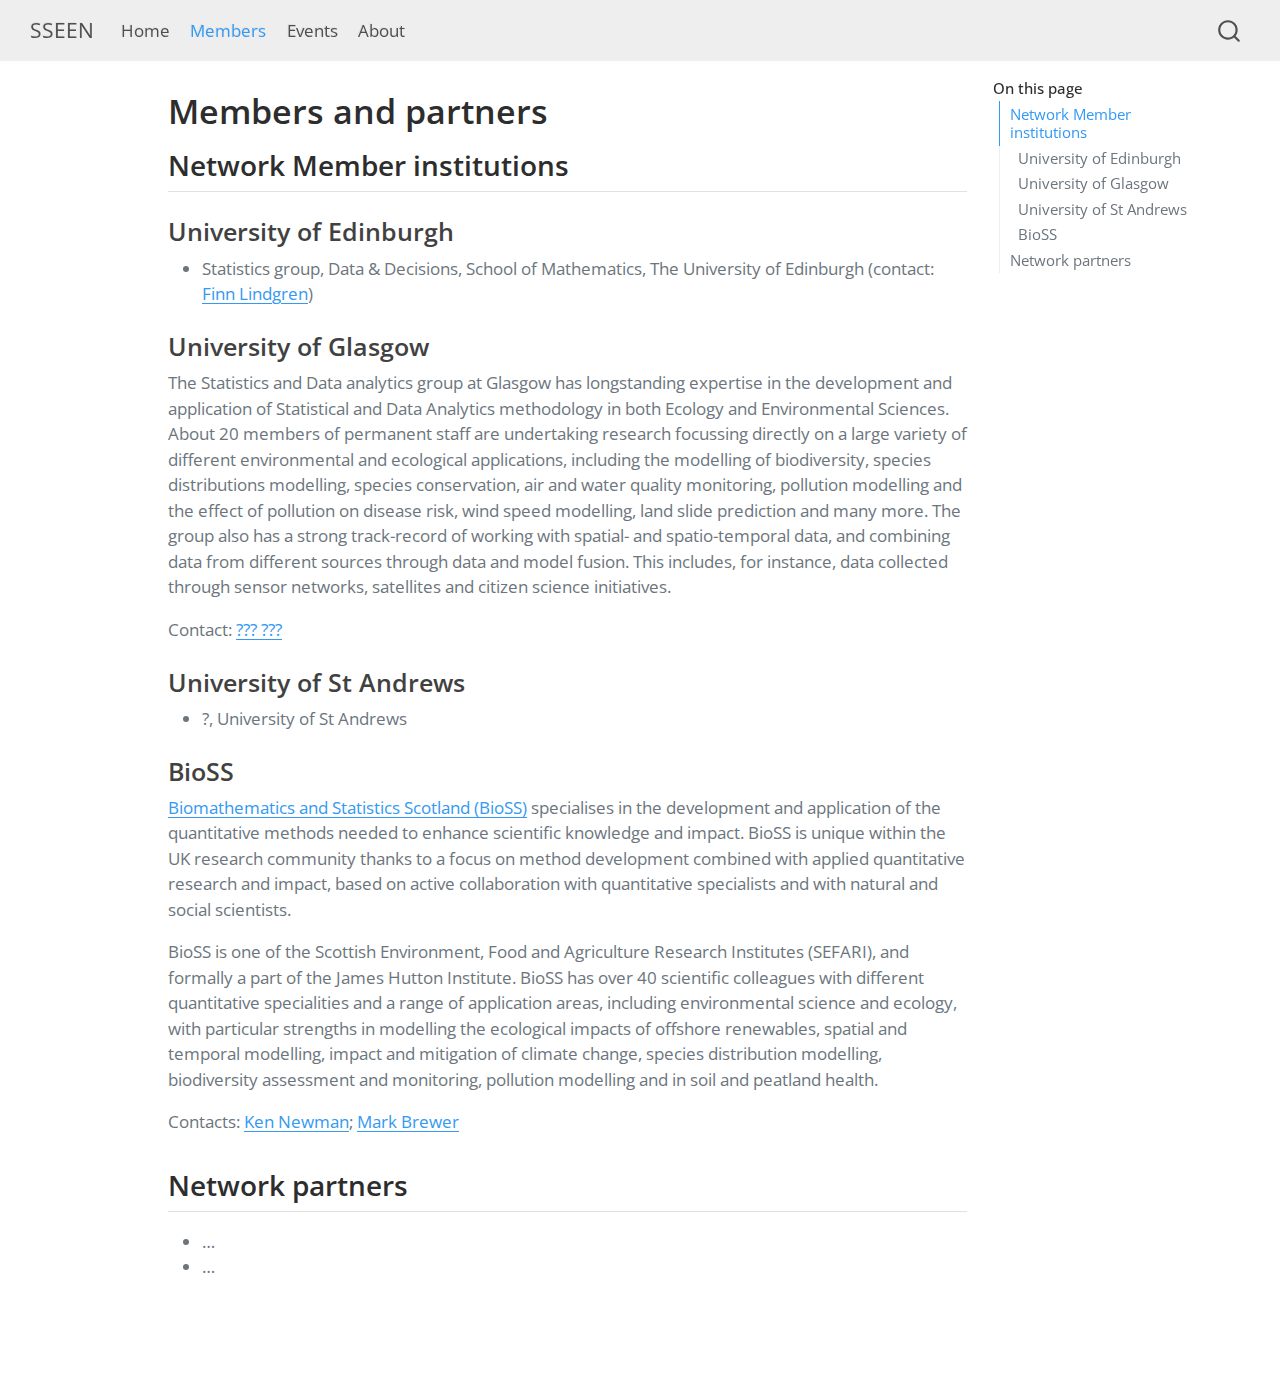
<file: members.html>
<!DOCTYPE html>
<html xmlns="http://www.w3.org/1999/xhtml" lang="en" xml:lang="en"><head>

<meta charset="utf-8">
<meta name="generator" content="quarto-1.4.553">

<meta name="viewport" content="width=device-width, initial-scale=1.0, user-scalable=yes">


<title>SSEEN - Members and partners</title>
<style>
code{white-space: pre-wrap;}
span.smallcaps{font-variant: small-caps;}
div.columns{display: flex; gap: min(4vw, 1.5em);}
div.column{flex: auto; overflow-x: auto;}
div.hanging-indent{margin-left: 1.5em; text-indent: -1.5em;}
ul.task-list{list-style: none;}
ul.task-list li input[type="checkbox"] {
  width: 0.8em;
  margin: 0 0.8em 0.2em -1em; /* quarto-specific, see https://github.com/quarto-dev/quarto-cli/issues/4556 */ 
  vertical-align: middle;
}
</style>


<script src="site_libs/quarto-nav/quarto-nav.js"></script>
<script src="site_libs/quarto-nav/headroom.min.js"></script>
<script src="site_libs/clipboard/clipboard.min.js"></script>
<script src="site_libs/quarto-search/autocomplete.umd.js"></script>
<script src="site_libs/quarto-search/fuse.min.js"></script>
<script src="site_libs/quarto-search/quarto-search.js"></script>
<meta name="quarto:offset" content="./">
<script src="site_libs/quarto-html/quarto.js"></script>
<script src="site_libs/quarto-html/popper.min.js"></script>
<script src="site_libs/quarto-html/tippy.umd.min.js"></script>
<script src="site_libs/quarto-html/anchor.min.js"></script>
<link href="site_libs/quarto-html/tippy.css" rel="stylesheet">
<link href="site_libs/quarto-html/quarto-syntax-highlighting.css" rel="stylesheet" id="quarto-text-highlighting-styles">
<script src="site_libs/bootstrap/bootstrap.min.js"></script>
<link href="site_libs/bootstrap/bootstrap-icons.css" rel="stylesheet">
<link href="site_libs/bootstrap/bootstrap.min.css" rel="stylesheet" id="quarto-bootstrap" data-mode="light">
<script id="quarto-search-options" type="application/json">{
  "location": "navbar",
  "copy-button": false,
  "collapse-after": 3,
  "panel-placement": "end",
  "type": "overlay",
  "limit": 50,
  "keyboard-shortcut": [
    "f",
    "/",
    "s"
  ],
  "show-item-context": false,
  "language": {
    "search-no-results-text": "No results",
    "search-matching-documents-text": "matching documents",
    "search-copy-link-title": "Copy link to search",
    "search-hide-matches-text": "Hide additional matches",
    "search-more-match-text": "more match in this document",
    "search-more-matches-text": "more matches in this document",
    "search-clear-button-title": "Clear",
    "search-text-placeholder": "",
    "search-detached-cancel-button-title": "Cancel",
    "search-submit-button-title": "Submit",
    "search-label": "Search"
  }
}</script>


<link rel="stylesheet" href="styles.css">
</head>

<body class="nav-fixed">

<div id="quarto-search-results"></div>
  <header id="quarto-header" class="headroom fixed-top">
    <nav class="navbar navbar-expand-lg " data-bs-theme="dark">
      <div class="navbar-container container-fluid">
      <div class="navbar-brand-container mx-auto">
    <a class="navbar-brand" href="./index.html">
    <span class="navbar-title">SSEEN</span>
    </a>
  </div>
            <div id="quarto-search" class="" title="Search"></div>
          <button class="navbar-toggler" type="button" data-bs-toggle="collapse" data-bs-target="#navbarCollapse" aria-controls="navbarCollapse" aria-expanded="false" aria-label="Toggle navigation" onclick="if (window.quartoToggleHeadroom) { window.quartoToggleHeadroom(); }">
  <span class="navbar-toggler-icon"></span>
</button>
          <div class="collapse navbar-collapse" id="navbarCollapse">
            <ul class="navbar-nav navbar-nav-scroll me-auto">
  <li class="nav-item">
    <a class="nav-link" href="./index.html"> 
<span class="menu-text">Home</span></a>
  </li>  
  <li class="nav-item">
    <a class="nav-link active" href="./members.html" aria-current="page"> 
<span class="menu-text">Members</span></a>
  </li>  
  <li class="nav-item">
    <a class="nav-link" href="./events.html"> 
<span class="menu-text">Events</span></a>
  </li>  
  <li class="nav-item">
    <a class="nav-link" href="./about.html"> 
<span class="menu-text">About</span></a>
  </li>  
</ul>
          </div> <!-- /navcollapse -->
          <div class="quarto-navbar-tools">
</div>
      </div> <!-- /container-fluid -->
    </nav>
</header>
<!-- content -->
<div id="quarto-content" class="quarto-container page-columns page-rows-contents page-layout-article page-navbar">
<!-- sidebar -->
<!-- margin-sidebar -->
    <div id="quarto-margin-sidebar" class="sidebar margin-sidebar">
        <nav id="TOC" role="doc-toc" class="toc-active">
    <h2 id="toc-title">On this page</h2>
   
  <ul>
  <li><a href="#network-member-institutions" id="toc-network-member-institutions" class="nav-link active" data-scroll-target="#network-member-institutions">Network Member institutions</a>
  <ul class="collapse">
  <li><a href="#university-of-edinburgh" id="toc-university-of-edinburgh" class="nav-link" data-scroll-target="#university-of-edinburgh">University of Edinburgh</a></li>
  <li><a href="#university-of-glasgow" id="toc-university-of-glasgow" class="nav-link" data-scroll-target="#university-of-glasgow">University of Glasgow</a></li>
  <li><a href="#university-of-st-andrews" id="toc-university-of-st-andrews" class="nav-link" data-scroll-target="#university-of-st-andrews">University of St Andrews</a></li>
  <li><a href="#bioss" id="toc-bioss" class="nav-link" data-scroll-target="#bioss">BioSS</a></li>
  </ul></li>
  <li><a href="#network-partners" id="toc-network-partners" class="nav-link" data-scroll-target="#network-partners">Network partners</a></li>
  </ul>
</nav>
    </div>
<!-- main -->
<main class="content" id="quarto-document-content">

<header id="title-block-header" class="quarto-title-block default">
<div class="quarto-title">
<h1 class="title">Members and partners</h1>
</div>



<div class="quarto-title-meta">

    
  
    
  </div>
  


</header>


<section id="network-member-institutions" class="level2">
<h2 class="anchored" data-anchor-id="network-member-institutions">Network Member institutions</h2>
<section id="university-of-edinburgh" class="level3">
<h3 class="anchored" data-anchor-id="university-of-edinburgh">University of Edinburgh</h3>
<ul>
<li>Statistics group, Data &amp; Decisions, School of Mathematics, The University of Edinburgh (contact: <a href="mailto::Finn.Lindgren@ed.ac.uk">Finn Lindgren</a>)</li>
</ul>
</section>
<section id="university-of-glasgow" class="level3">
<h3 class="anchored" data-anchor-id="university-of-glasgow">University of Glasgow</h3>
<p>The Statistics and Data analytics group at Glasgow has longstanding expertise in the development and application of Statistical and Data Analytics methodology in both Ecology and Environmental Sciences. About 20 members of permanent staff are undertaking research focussing directly on a large variety of different environmental and ecological applications, including the modelling of biodiversity, species distributions modelling, species conservation, air and water quality monitoring, pollution modelling and the effect of pollution on disease risk, wind speed modelling, land slide prediction and many more. The group also has a strong track-record of working with spatial- and spatio-temporal data, and combining data from different sources through data and model fusion. This includes, for instance, data collected through sensor networks, satellites and citizen science initiatives.</p>
<p>Contact: <a href="mailto:???">??? ???</a></p>
</section>
<section id="university-of-st-andrews" class="level3">
<h3 class="anchored" data-anchor-id="university-of-st-andrews">University of St Andrews</h3>
<ul>
<li>?, University of St Andrews</li>
</ul>
</section>
<section id="bioss" class="level3">
<h3 class="anchored" data-anchor-id="bioss">BioSS</h3>
<p><a href="https://www.bioss.ac.uk">Biomathematics and Statistics Scotland (BioSS)</a> specialises in the development and application of the quantitative methods needed to enhance scientific knowledge and impact. BioSS is unique within the UK research community thanks to a focus on method development combined with applied quantitative research and impact, based on active collaboration with quantitative specialists and with natural and social scientists.</p>
<p>BioSS is one of the Scottish Environment, Food and Agriculture Research Institutes (SEFARI), and formally a part of the James Hutton Institute. BioSS has over 40 scientific colleagues with different quantitative specialities and a range of application areas, including environmental science and ecology, with particular strengths in modelling the ecological impacts of offshore renewables, spatial and temporal modelling, impact and mitigation of climate change, species distribution modelling, biodiversity assessment and monitoring, pollution modelling and in soil and peatland health.</p>
<p>Contacts: <a href="mailto::Ken.Newman@bioss.ac.uk">Ken Newman</a>; <a href="mailto::Mark.Brewer@bioss.ac.uk">Mark Brewer</a></p>
</section>
</section>
<section id="network-partners" class="level2">
<h2 class="anchored" data-anchor-id="network-partners">Network partners</h2>
<ul>
<li>…</li>
<li>…</li>
</ul>


</section>

</main> <!-- /main -->
<script id="quarto-html-after-body" type="application/javascript">
window.document.addEventListener("DOMContentLoaded", function (event) {
  const toggleBodyColorMode = (bsSheetEl) => {
    const mode = bsSheetEl.getAttribute("data-mode");
    const bodyEl = window.document.querySelector("body");
    if (mode === "dark") {
      bodyEl.classList.add("quarto-dark");
      bodyEl.classList.remove("quarto-light");
    } else {
      bodyEl.classList.add("quarto-light");
      bodyEl.classList.remove("quarto-dark");
    }
  }
  const toggleBodyColorPrimary = () => {
    const bsSheetEl = window.document.querySelector("link#quarto-bootstrap");
    if (bsSheetEl) {
      toggleBodyColorMode(bsSheetEl);
    }
  }
  toggleBodyColorPrimary();  
  const icon = "";
  const anchorJS = new window.AnchorJS();
  anchorJS.options = {
    placement: 'right',
    icon: icon
  };
  anchorJS.add('.anchored');
  const isCodeAnnotation = (el) => {
    for (const clz of el.classList) {
      if (clz.startsWith('code-annotation-')) {                     
        return true;
      }
    }
    return false;
  }
  const clipboard = new window.ClipboardJS('.code-copy-button', {
    text: function(trigger) {
      const codeEl = trigger.previousElementSibling.cloneNode(true);
      for (const childEl of codeEl.children) {
        if (isCodeAnnotation(childEl)) {
          childEl.remove();
        }
      }
      return codeEl.innerText;
    }
  });
  clipboard.on('success', function(e) {
    // button target
    const button = e.trigger;
    // don't keep focus
    button.blur();
    // flash "checked"
    button.classList.add('code-copy-button-checked');
    var currentTitle = button.getAttribute("title");
    button.setAttribute("title", "Copied!");
    let tooltip;
    if (window.bootstrap) {
      button.setAttribute("data-bs-toggle", "tooltip");
      button.setAttribute("data-bs-placement", "left");
      button.setAttribute("data-bs-title", "Copied!");
      tooltip = new bootstrap.Tooltip(button, 
        { trigger: "manual", 
          customClass: "code-copy-button-tooltip",
          offset: [0, -8]});
      tooltip.show();    
    }
    setTimeout(function() {
      if (tooltip) {
        tooltip.hide();
        button.removeAttribute("data-bs-title");
        button.removeAttribute("data-bs-toggle");
        button.removeAttribute("data-bs-placement");
      }
      button.setAttribute("title", currentTitle);
      button.classList.remove('code-copy-button-checked');
    }, 1000);
    // clear code selection
    e.clearSelection();
  });
    var localhostRegex = new RegExp(/^(?:http|https):\/\/localhost\:?[0-9]*\//);
    var mailtoRegex = new RegExp(/^mailto:/);
      var filterRegex = new RegExp("https:\/\/finnlindgren\.github\.io\/sseen-web\/");
    var isInternal = (href) => {
        return filterRegex.test(href) || localhostRegex.test(href) || mailtoRegex.test(href);
    }
    // Inspect non-navigation links and adorn them if external
 	var links = window.document.querySelectorAll('a[href]:not(.nav-link):not(.navbar-brand):not(.toc-action):not(.sidebar-link):not(.sidebar-item-toggle):not(.pagination-link):not(.no-external):not([aria-hidden]):not(.dropdown-item):not(.quarto-navigation-tool)');
    for (var i=0; i<links.length; i++) {
      const link = links[i];
      if (!isInternal(link.href)) {
        // undo the damage that might have been done by quarto-nav.js in the case of
        // links that we want to consider external
        if (link.dataset.originalHref !== undefined) {
          link.href = link.dataset.originalHref;
        }
      }
    }
  function tippyHover(el, contentFn, onTriggerFn, onUntriggerFn) {
    const config = {
      allowHTML: true,
      maxWidth: 500,
      delay: 100,
      arrow: false,
      appendTo: function(el) {
          return el.parentElement;
      },
      interactive: true,
      interactiveBorder: 10,
      theme: 'quarto',
      placement: 'bottom-start',
    };
    if (contentFn) {
      config.content = contentFn;
    }
    if (onTriggerFn) {
      config.onTrigger = onTriggerFn;
    }
    if (onUntriggerFn) {
      config.onUntrigger = onUntriggerFn;
    }
    window.tippy(el, config); 
  }
  const noterefs = window.document.querySelectorAll('a[role="doc-noteref"]');
  for (var i=0; i<noterefs.length; i++) {
    const ref = noterefs[i];
    tippyHover(ref, function() {
      // use id or data attribute instead here
      let href = ref.getAttribute('data-footnote-href') || ref.getAttribute('href');
      try { href = new URL(href).hash; } catch {}
      const id = href.replace(/^#\/?/, "");
      const note = window.document.getElementById(id);
      if (note) {
        return note.innerHTML;
      } else {
        return "";
      }
    });
  }
  const xrefs = window.document.querySelectorAll('a.quarto-xref');
  const processXRef = (id, note) => {
    // Strip column container classes
    const stripColumnClz = (el) => {
      el.classList.remove("page-full", "page-columns");
      if (el.children) {
        for (const child of el.children) {
          stripColumnClz(child);
        }
      }
    }
    stripColumnClz(note)
    if (id === null || id.startsWith('sec-')) {
      // Special case sections, only their first couple elements
      const container = document.createElement("div");
      if (note.children && note.children.length > 2) {
        container.appendChild(note.children[0].cloneNode(true));
        for (let i = 1; i < note.children.length; i++) {
          const child = note.children[i];
          if (child.tagName === "P" && child.innerText === "") {
            continue;
          } else {
            container.appendChild(child.cloneNode(true));
            break;
          }
        }
        if (window.Quarto?.typesetMath) {
          window.Quarto.typesetMath(container);
        }
        return container.innerHTML
      } else {
        if (window.Quarto?.typesetMath) {
          window.Quarto.typesetMath(note);
        }
        return note.innerHTML;
      }
    } else {
      // Remove any anchor links if they are present
      const anchorLink = note.querySelector('a.anchorjs-link');
      if (anchorLink) {
        anchorLink.remove();
      }
      if (window.Quarto?.typesetMath) {
        window.Quarto.typesetMath(note);
      }
      // TODO in 1.5, we should make sure this works without a callout special case
      if (note.classList.contains("callout")) {
        return note.outerHTML;
      } else {
        return note.innerHTML;
      }
    }
  }
  for (var i=0; i<xrefs.length; i++) {
    const xref = xrefs[i];
    tippyHover(xref, undefined, function(instance) {
      instance.disable();
      let url = xref.getAttribute('href');
      let hash = undefined; 
      if (url.startsWith('#')) {
        hash = url;
      } else {
        try { hash = new URL(url).hash; } catch {}
      }
      if (hash) {
        const id = hash.replace(/^#\/?/, "");
        const note = window.document.getElementById(id);
        if (note !== null) {
          try {
            const html = processXRef(id, note.cloneNode(true));
            instance.setContent(html);
          } finally {
            instance.enable();
            instance.show();
          }
        } else {
          // See if we can fetch this
          fetch(url.split('#')[0])
          .then(res => res.text())
          .then(html => {
            const parser = new DOMParser();
            const htmlDoc = parser.parseFromString(html, "text/html");
            const note = htmlDoc.getElementById(id);
            if (note !== null) {
              const html = processXRef(id, note);
              instance.setContent(html);
            } 
          }).finally(() => {
            instance.enable();
            instance.show();
          });
        }
      } else {
        // See if we can fetch a full url (with no hash to target)
        // This is a special case and we should probably do some content thinning / targeting
        fetch(url)
        .then(res => res.text())
        .then(html => {
          const parser = new DOMParser();
          const htmlDoc = parser.parseFromString(html, "text/html");
          const note = htmlDoc.querySelector('main.content');
          if (note !== null) {
            // This should only happen for chapter cross references
            // (since there is no id in the URL)
            // remove the first header
            if (note.children.length > 0 && note.children[0].tagName === "HEADER") {
              note.children[0].remove();
            }
            const html = processXRef(null, note);
            instance.setContent(html);
          } 
        }).finally(() => {
          instance.enable();
          instance.show();
        });
      }
    }, function(instance) {
    });
  }
      let selectedAnnoteEl;
      const selectorForAnnotation = ( cell, annotation) => {
        let cellAttr = 'data-code-cell="' + cell + '"';
        let lineAttr = 'data-code-annotation="' +  annotation + '"';
        const selector = 'span[' + cellAttr + '][' + lineAttr + ']';
        return selector;
      }
      const selectCodeLines = (annoteEl) => {
        const doc = window.document;
        const targetCell = annoteEl.getAttribute("data-target-cell");
        const targetAnnotation = annoteEl.getAttribute("data-target-annotation");
        const annoteSpan = window.document.querySelector(selectorForAnnotation(targetCell, targetAnnotation));
        const lines = annoteSpan.getAttribute("data-code-lines").split(",");
        const lineIds = lines.map((line) => {
          return targetCell + "-" + line;
        })
        let top = null;
        let height = null;
        let parent = null;
        if (lineIds.length > 0) {
            //compute the position of the single el (top and bottom and make a div)
            const el = window.document.getElementById(lineIds[0]);
            top = el.offsetTop;
            height = el.offsetHeight;
            parent = el.parentElement.parentElement;
          if (lineIds.length > 1) {
            const lastEl = window.document.getElementById(lineIds[lineIds.length - 1]);
            const bottom = lastEl.offsetTop + lastEl.offsetHeight;
            height = bottom - top;
          }
          if (top !== null && height !== null && parent !== null) {
            // cook up a div (if necessary) and position it 
            let div = window.document.getElementById("code-annotation-line-highlight");
            if (div === null) {
              div = window.document.createElement("div");
              div.setAttribute("id", "code-annotation-line-highlight");
              div.style.position = 'absolute';
              parent.appendChild(div);
            }
            div.style.top = top - 2 + "px";
            div.style.height = height + 4 + "px";
            div.style.left = 0;
            let gutterDiv = window.document.getElementById("code-annotation-line-highlight-gutter");
            if (gutterDiv === null) {
              gutterDiv = window.document.createElement("div");
              gutterDiv.setAttribute("id", "code-annotation-line-highlight-gutter");
              gutterDiv.style.position = 'absolute';
              const codeCell = window.document.getElementById(targetCell);
              const gutter = codeCell.querySelector('.code-annotation-gutter');
              gutter.appendChild(gutterDiv);
            }
            gutterDiv.style.top = top - 2 + "px";
            gutterDiv.style.height = height + 4 + "px";
          }
          selectedAnnoteEl = annoteEl;
        }
      };
      const unselectCodeLines = () => {
        const elementsIds = ["code-annotation-line-highlight", "code-annotation-line-highlight-gutter"];
        elementsIds.forEach((elId) => {
          const div = window.document.getElementById(elId);
          if (div) {
            div.remove();
          }
        });
        selectedAnnoteEl = undefined;
      };
        // Handle positioning of the toggle
    window.addEventListener(
      "resize",
      throttle(() => {
        elRect = undefined;
        if (selectedAnnoteEl) {
          selectCodeLines(selectedAnnoteEl);
        }
      }, 10)
    );
    function throttle(fn, ms) {
    let throttle = false;
    let timer;
      return (...args) => {
        if(!throttle) { // first call gets through
            fn.apply(this, args);
            throttle = true;
        } else { // all the others get throttled
            if(timer) clearTimeout(timer); // cancel #2
            timer = setTimeout(() => {
              fn.apply(this, args);
              timer = throttle = false;
            }, ms);
        }
      };
    }
      // Attach click handler to the DT
      const annoteDls = window.document.querySelectorAll('dt[data-target-cell]');
      for (const annoteDlNode of annoteDls) {
        annoteDlNode.addEventListener('click', (event) => {
          const clickedEl = event.target;
          if (clickedEl !== selectedAnnoteEl) {
            unselectCodeLines();
            const activeEl = window.document.querySelector('dt[data-target-cell].code-annotation-active');
            if (activeEl) {
              activeEl.classList.remove('code-annotation-active');
            }
            selectCodeLines(clickedEl);
            clickedEl.classList.add('code-annotation-active');
          } else {
            // Unselect the line
            unselectCodeLines();
            clickedEl.classList.remove('code-annotation-active');
          }
        });
      }
  const findCites = (el) => {
    const parentEl = el.parentElement;
    if (parentEl) {
      const cites = parentEl.dataset.cites;
      if (cites) {
        return {
          el,
          cites: cites.split(' ')
        };
      } else {
        return findCites(el.parentElement)
      }
    } else {
      return undefined;
    }
  };
  var bibliorefs = window.document.querySelectorAll('a[role="doc-biblioref"]');
  for (var i=0; i<bibliorefs.length; i++) {
    const ref = bibliorefs[i];
    const citeInfo = findCites(ref);
    if (citeInfo) {
      tippyHover(citeInfo.el, function() {
        var popup = window.document.createElement('div');
        citeInfo.cites.forEach(function(cite) {
          var citeDiv = window.document.createElement('div');
          citeDiv.classList.add('hanging-indent');
          citeDiv.classList.add('csl-entry');
          var biblioDiv = window.document.getElementById('ref-' + cite);
          if (biblioDiv) {
            citeDiv.innerHTML = biblioDiv.innerHTML;
          }
          popup.appendChild(citeDiv);
        });
        return popup.innerHTML;
      });
    }
  }
});
</script>
</div> <!-- /content -->




</body></html>
</file>
<file: site_libs/quarto-html/tippy.css>
.tippy-box[data-animation=fade][data-state=hidden]{opacity:0}[data-tippy-root]{max-width:calc(100vw - 10px)}.tippy-box{position:relative;background-color:#333;color:#fff;border-radius:4px;font-size:14px;line-height:1.4;white-space:normal;outline:0;transition-property:transform,visibility,opacity}.tippy-box[data-placement^=top]>.tippy-arrow{bottom:0}.tippy-box[data-placement^=top]>.tippy-arrow:before{bottom:-7px;left:0;border-width:8px 8px 0;border-top-color:initial;transform-origin:center top}.tippy-box[data-placement^=bottom]>.tippy-arrow{top:0}.tippy-box[data-placement^=bottom]>.tippy-arrow:before{top:-7px;left:0;border-width:0 8px 8px;border-bottom-color:initial;transform-origin:center bottom}.tippy-box[data-placement^=left]>.tippy-arrow{right:0}.tippy-box[data-placement^=left]>.tippy-arrow:before{border-width:8px 0 8px 8px;border-left-color:initial;right:-7px;transform-origin:center left}.tippy-box[data-placement^=right]>.tippy-arrow{left:0}.tippy-box[data-placement^=right]>.tippy-arrow:before{left:-7px;border-width:8px 8px 8px 0;border-right-color:initial;transform-origin:center right}.tippy-box[data-inertia][data-state=visible]{transition-timing-function:cubic-bezier(.54,1.5,.38,1.11)}.tippy-arrow{width:16px;height:16px;color:#333}.tippy-arrow:before{content:"";position:absolute;border-color:transparent;border-style:solid}.tippy-content{position:relative;padding:5px 9px;z-index:1}
</file>
<file: site_libs/quarto-html/quarto-syntax-highlighting.css>
/* quarto syntax highlight colors */
:root {
  --quarto-hl-ot-color: #003B4F;
  --quarto-hl-at-color: #657422;
  --quarto-hl-ss-color: #20794D;
  --quarto-hl-an-color: #5E5E5E;
  --quarto-hl-fu-color: #4758AB;
  --quarto-hl-st-color: #20794D;
  --quarto-hl-cf-color: #003B4F;
  --quarto-hl-op-color: #5E5E5E;
  --quarto-hl-er-color: #AD0000;
  --quarto-hl-bn-color: #AD0000;
  --quarto-hl-al-color: #AD0000;
  --quarto-hl-va-color: #111111;
  --quarto-hl-bu-color: inherit;
  --quarto-hl-ex-color: inherit;
  --quarto-hl-pp-color: #AD0000;
  --quarto-hl-in-color: #5E5E5E;
  --quarto-hl-vs-color: #20794D;
  --quarto-hl-wa-color: #5E5E5E;
  --quarto-hl-do-color: #5E5E5E;
  --quarto-hl-im-color: #00769E;
  --quarto-hl-ch-color: #20794D;
  --quarto-hl-dt-color: #AD0000;
  --quarto-hl-fl-color: #AD0000;
  --quarto-hl-co-color: #5E5E5E;
  --quarto-hl-cv-color: #5E5E5E;
  --quarto-hl-cn-color: #8f5902;
  --quarto-hl-sc-color: #5E5E5E;
  --quarto-hl-dv-color: #AD0000;
  --quarto-hl-kw-color: #003B4F;
}

/* other quarto variables */
:root {
  --quarto-font-monospace: SFMono-Regular, Menlo, Monaco, Consolas, "Liberation Mono", "Courier New", monospace;
}

pre > code.sourceCode > span {
  color: #003B4F;
}

code span {
  color: #003B4F;
}

code.sourceCode > span {
  color: #003B4F;
}

div.sourceCode,
div.sourceCode pre.sourceCode {
  color: #003B4F;
}

code span.ot {
  color: #003B4F;
  font-style: inherit;
}

code span.at {
  color: #657422;
  font-style: inherit;
}

code span.ss {
  color: #20794D;
  font-style: inherit;
}

code span.an {
  color: #5E5E5E;
  font-style: inherit;
}

code span.fu {
  color: #4758AB;
  font-style: inherit;
}

code span.st {
  color: #20794D;
  font-style: inherit;
}

code span.cf {
  color: #003B4F;
  font-style: inherit;
}

code span.op {
  color: #5E5E5E;
  font-style: inherit;
}

code span.er {
  color: #AD0000;
  font-style: inherit;
}

code span.bn {
  color: #AD0000;
  font-style: inherit;
}

code span.al {
  color: #AD0000;
  font-style: inherit;
}

code span.va {
  color: #111111;
  font-style: inherit;
}

code span.bu {
  font-style: inherit;
}

code span.ex {
  font-style: inherit;
}

code span.pp {
  color: #AD0000;
  font-style: inherit;
}

code span.in {
  color: #5E5E5E;
  font-style: inherit;
}

code span.vs {
  color: #20794D;
  font-style: inherit;
}

code span.wa {
  color: #5E5E5E;
  font-style: italic;
}

code span.do {
  color: #5E5E5E;
  font-style: italic;
}

code span.im {
  color: #00769E;
  font-style: inherit;
}

code span.ch {
  color: #20794D;
  font-style: inherit;
}

code span.dt {
  color: #AD0000;
  font-style: inherit;
}

code span.fl {
  color: #AD0000;
  font-style: inherit;
}

code span.co {
  color: #5E5E5E;
  font-style: inherit;
}

code span.cv {
  color: #5E5E5E;
  font-style: italic;
}

code span.cn {
  color: #8f5902;
  font-style: inherit;
}

code span.sc {
  color: #5E5E5E;
  font-style: inherit;
}

code span.dv {
  color: #AD0000;
  font-style: inherit;
}

code span.kw {
  color: #003B4F;
  font-style: inherit;
}

.prevent-inlining {
  content: "</";
}

/*# sourceMappingURL=debc5d5d77c3f9108843748ff7464032.css.map */
</file>
<file: styles.css>
/* css styles */
</file>
